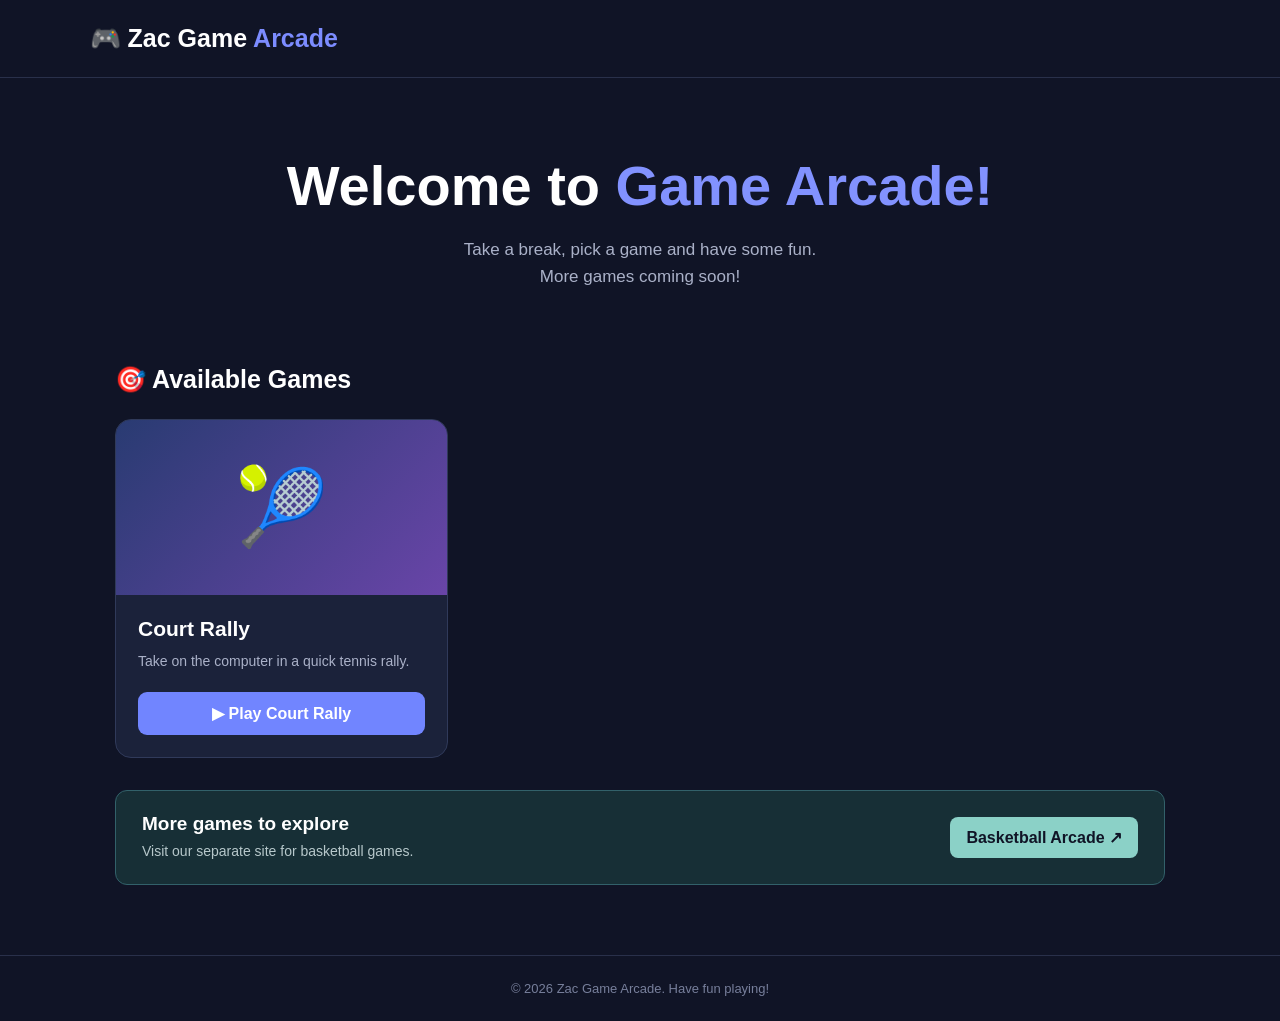
<file: index.html>
<!DOCTYPE html>
<html lang="en">
<head>
    <meta charset="UTF-8">
    <meta name="viewport" content="width=device-width, initial-scale=1.0">
    <meta name="theme-color" content="#101426">
    <link rel="icon" type="image/svg+xml" href="favicon.svg">

    <title>Zac Game Arcade</title>
    <meta name="description" content="Play fun online games at Zac Game Arcade.">

    <style>
        * {
            box-sizing: border-box;
            margin: 0;
            padding: 0;
        }

        body {
            font-family: Arial, sans-serif;
            background: #101426;
            color: #ffffff;
            min-height: 100vh;
        }

        header {
            padding: 24px 7%;
            display: flex;
            justify-content: space-between;
            align-items: center;
            border-bottom: 1px solid #29304a;
        }

        .logo {
            font-size: 25px;
            font-weight: bold;
            color: #ffffff;
        }

        .logo span {
            color: #7c8cff;
        }

        .hero {
            text-align: center;
            padding: 75px 20px 55px;
        }

        .hero h1 {
            font-size: clamp(36px, 6vw, 56px);
            margin-bottom: 18px;
        }

        .hero h1 span {
            color: #8292ff;
        }

        .hero p {
            color: #aab1c8;
            font-size: 17px;
            line-height: 1.6;
        }

        .games {
            max-width: 1100px;
            margin: auto;
            padding: 20px 25px 70px;
        }

        .section-title {
            font-size: 25px;
            margin-bottom: 25px;
        }

        .game-grid {
            display: grid;
            grid-template-columns:
                repeat(auto-fill, minmax(260px, 1fr));
            gap: 25px;
        }

        .game-card {
            background: #1b223a;
            border: 1px solid #303a5a;
            border-radius: 16px;
            overflow: hidden;
            transition: transform 0.25s, border-color 0.25s;
        }

        .game-card:hover {
            transform: translateY(-7px);
            border-color: #8292ff;
        }

        .game-image {
            height: 175px;
            display: flex;
            align-items: center;
            justify-content: center;
            background: linear-gradient(135deg, #293b72, #6945a8);
            font-size: 75px;
        }

        .game-info {
            padding: 22px;
        }

        .game-info h3 {
            font-size: 21px;
            margin-bottom: 10px;
        }

        .game-info p {
            color: #aab1c8;
            font-size: 14px;
            line-height: 1.5;
            margin-bottom: 20px;
        }

        .play-button {
            display: block;
            text-align: center;
            background: #7185ff;
            color: white;
            padding: 12px;
            border-radius: 9px;
            text-decoration: none;
            font-weight: bold;
            transition: background 0.2s;
        }

        .play-button:hover {
            background: #536bfa;
        }

        .arcade-link {
            margin-top: 32px;
            padding: 22px 26px;
            display: flex;
            align-items: center;
            justify-content: space-between;
            gap: 20px;
            background: #172f36;
            border: 1px solid #32616a;
            border-radius: 12px;
        }

        .arcade-link h2 {
            font-size: 19px;
            margin-bottom: 6px;
        }

        .arcade-link p {
            color: #b7c8cb;
            font-size: 14px;
            line-height: 1.5;
        }

        .arcade-link a {
            flex-shrink: 0;
            color: #101426;
            background: #8bd1c7;
            padding: 11px 16px;
            border-radius: 8px;
            text-decoration: none;
            font-weight: bold;
            transition: background 0.2s;
        }

        .arcade-link a:hover {
            background: #a8e3da;
        }

        @media (max-width: 560px) {
            .arcade-link {
                align-items: flex-start;
                flex-direction: column;
            }
        }

        footer {
            text-align: center;
            padding: 25px;
            color: #777f9b;
            border-top: 1px solid #29304a;
            font-size: 13px;
        }

    </style>
</head>

<body>

    <header>
        <div class="logo">🎮 Zac Game <span>Arcade</span></div>
    </header>

    <section class="hero">
        <h1>Welcome to <span>Game Arcade!</span></h1>
        <p>
            Take a break, pick a game and have some fun.
            <br>
            More games coming soon!
        </p>
    </section>

    <main class="games">

        <h2 class="section-title">🎯 Available Games</h2>

        <div class="game-grid">

            <article class="game-card">

                <div class="game-image">
                    🎾
                </div>

                <div class="game-info">
                    <h3>Court Rally</h3>

                    <p>
                        Take on the computer in a quick tennis rally.
                    </p>

                    <a
                        href="court-rally/index.html"
                        class="play-button">
                        ▶ Play Court Rally
                    </a>
                </div>

            </article>

        </div>

        <aside class="arcade-link" aria-labelledby="basketball-arcade-title">
            <div>
                <h2 id="basketball-arcade-title">More games to explore</h2>
                <p>Visit our separate site for basketball games.</p>
            </div>
            <a href="https://basketballgame-b9b.pages.dev/">
                Basketball Arcade ↗
            </a>
        </aside>

    </main>

    <footer>
        © 2026 Zac Game Arcade. Have fun playing!
    </footer>

</body>
</html>
</file>
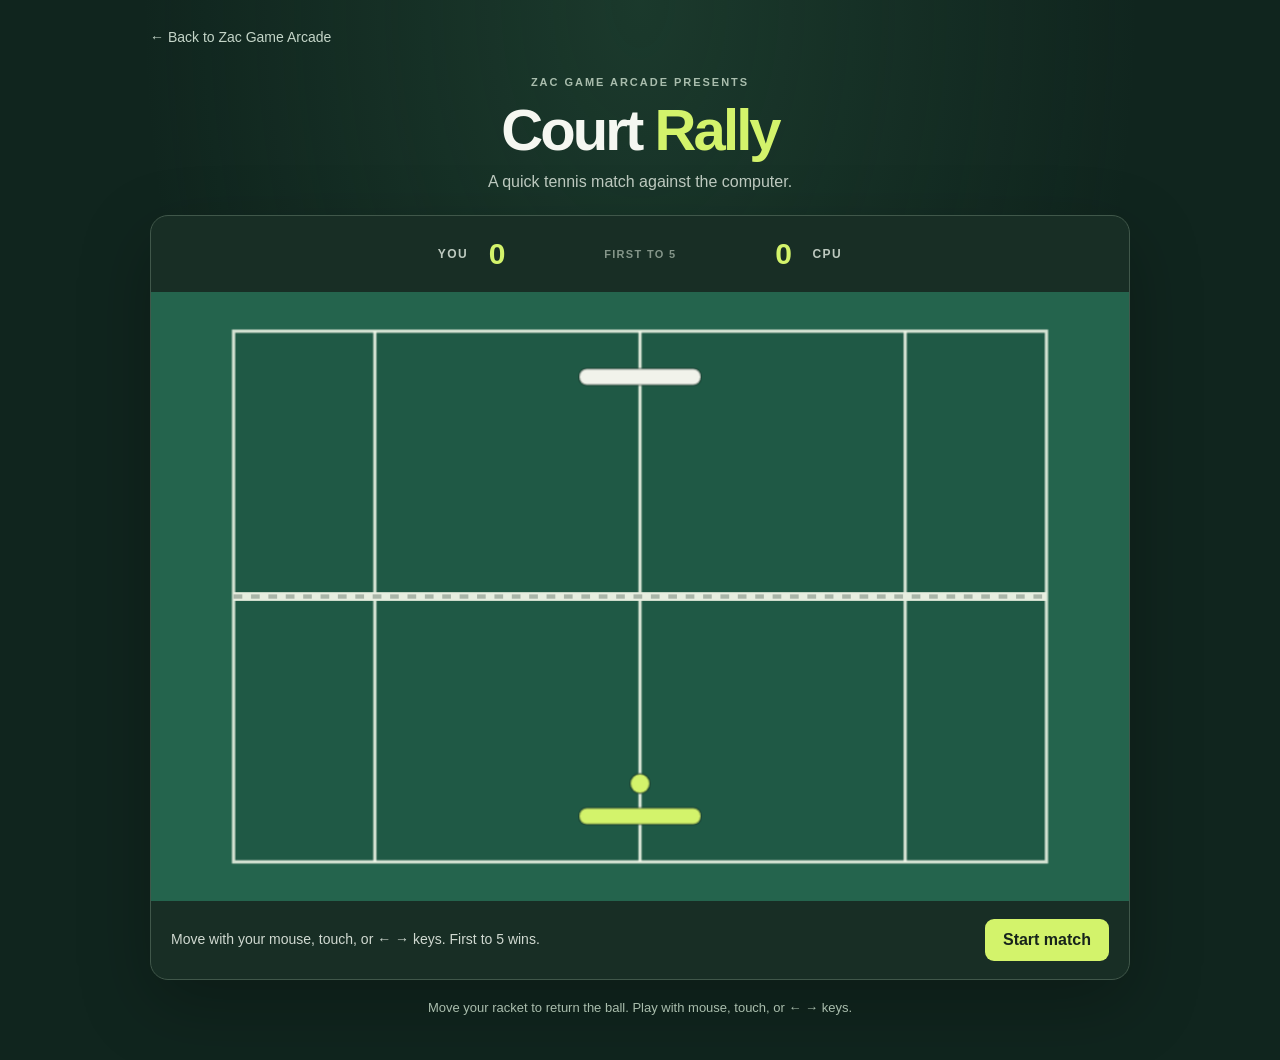
<file: court-rally/index.html>
<!DOCTYPE html>
<html lang="en">
<head>
    <meta charset="UTF-8">
    <meta name="viewport" content="width=device-width, initial-scale=1.0">
    <meta name="theme-color" content="#10251e">
    <meta name="description" content="Play Court Rally, a quick tennis game against the computer.">
    <title>Court Rally | Zac Game Arcade</title>
    <link rel="stylesheet" href="style.css">
    <script src="game.js" defer></script>
</head>
<body>
    <main class="page">
        <a class="back-link" href="../index.html">← Back to Zac Game Arcade</a>

        <header class="heading">
            <p class="eyebrow">ZAC GAME ARCADE PRESENTS</p>
            <h1>Court <span>Rally</span></h1>
            <p class="tagline">A quick tennis match against the computer.</p>
        </header>

        <section class="game-panel" aria-label="Court Rally game">
            <div class="scoreboard" aria-label="Score">
                <div class="score">
                    <span class="score-label">YOU</span>
                    <span id="player-score" class="score-value">0</span>
                </div>
                <div class="match-label">FIRST TO 5</div>
                <div class="score score--opponent">
                    <span class="score-label">CPU</span>
                    <span id="opponent-score" class="score-value">0</span>
                </div>
            </div>

            <canvas
                id="court"
                width="900"
                height="560"
                tabindex="0"
                aria-label="Tennis court. Move your racket with the mouse, touch, or left and right arrow keys.">
                Your browser does not support the canvas element.
            </canvas>

            <div class="game-controls">
                <p id="game-status" class="game-status" aria-live="polite">
                    Move with your mouse, touch, or ← → keys. First to 5 wins.
                </p>
                <button id="start-button" class="start-button" type="button">Start match</button>
            </div>
        </section>

        <p class="help-text">Move your racket to return the ball. Play with mouse, touch, or ← → keys.</p>
    </main>
</body>
</html>
</file>
<file: court-rally/style.css>
:root {
    color-scheme: dark;
    font-family: Arial, sans-serif;
    background: #10251e;
    color: #f5f7f1;
    font-synthesis: none;
    text-rendering: optimizeLegibility;
}

* {
    box-sizing: border-box;
}

body {
    min-width: 320px;
    min-height: 100vh;
    margin: 0;
    background:
        radial-gradient(ellipse at 50% 0, rgba(52, 104, 76, 0.3), transparent 55%),
        #10251e;
}

button,
a {
    font: inherit;
}

.page {
    width: min(100% - 32px, 980px);
    margin: 0 auto;
    padding: 28px 0 42px;
}

.back-link {
    color: #c4d5c8;
    font-size: 14px;
    text-decoration: none;
}

.back-link:hover {
    color: #d3f36b;
}

.heading {
    padding: 30px 0 24px;
    text-align: center;
}

.eyebrow {
    margin: 0 0 8px;
    color: #a9bdad;
    font-size: 11px;
    font-weight: 700;
    letter-spacing: 0.18em;
}

h1 {
    margin: 0;
    font-size: clamp(38px, 8vw, 58px);
    letter-spacing: -0.05em;
}

h1 span {
    color: #d3f36b;
}

.tagline {
    margin: 10px 0 0;
    color: #bdc9bf;
}

.game-panel {
    overflow: hidden;
    border: 1px solid #40574a;
    border-radius: 18px;
    background: #182e25;
    box-shadow: 0 24px 70px rgba(0, 0, 0, 0.25);
}

.scoreboard {
    display: flex;
    min-height: 76px;
    align-items: center;
    justify-content: center;
    gap: clamp(24px, 9vw, 90px);
    padding: 10px 20px;
}

.score {
    display: flex;
    align-items: center;
    gap: 12px;
}

.score--opponent {
    flex-direction: row-reverse;
}

.score-label {
    color: #bdc9bf;
    font-size: 12px;
    font-weight: 700;
    letter-spacing: 0.12em;
}

.score-value {
    min-width: 34px;
    color: #d3f36b;
    font-size: 30px;
    font-weight: 700;
    text-align: center;
}

.match-label {
    color: #849589;
    font-size: 11px;
    font-weight: 700;
    letter-spacing: 0.12em;
}

#court {
    display: block;
    width: 100%;
    height: auto;
    background: #24644d;
    touch-action: none;
    outline: none;
}

#court:focus-visible {
    box-shadow: inset 0 0 0 3px #d3f36b;
}

.game-controls {
    display: flex;
    min-height: 78px;
    align-items: center;
    justify-content: space-between;
    gap: 16px;
    padding: 14px 20px;
}

.game-status {
    margin: 0;
    color: #d0d9d1;
    font-size: 14px;
    line-height: 1.5;
}

.start-button {
    flex: 0 0 auto;
    border: 0;
    border-radius: 9px;
    padding: 12px 18px;
    background: #d3f36b;
    color: #17241b;
    cursor: pointer;
    font-weight: 700;
    transition: background 0.2s, transform 0.2s;
}

.start-button:hover {
    transform: translateY(-1px);
    background: #e0ff83;
}

.start-button:focus-visible,
.back-link:focus-visible {
    outline: 3px solid #d3f36b;
    outline-offset: 3px;
}

.help-text {
    margin: 18px 0 0;
    color: #a9bdad;
    font-size: 13px;
    line-height: 1.6;
    text-align: center;
}

@media (max-width: 560px) {
    .page {
        width: min(100% - 20px, 980px);
        padding-top: 20px;
    }

    .heading {
        padding: 25px 0 19px;
    }

    .game-panel {
        border-radius: 13px;
    }

    .scoreboard {
        min-height: 64px;
        gap: 18px;
        padding: 8px 12px;
    }

    .score {
        gap: 7px;
    }

    .score-label,
    .match-label {
        font-size: 10px;
    }

    .score-value {
        min-width: 26px;
        font-size: 25px;
    }

    .game-controls {
        align-items: stretch;
        flex-direction: column;
        padding: 14px;
    }

    .start-button {
        width: 100%;
    }
}

@media (prefers-reduced-motion: reduce) {
    *,
    *::before,
    *::after {
        scroll-behavior: auto !important;
        transition-duration: 0.01ms !important;
    }
}
</file>
